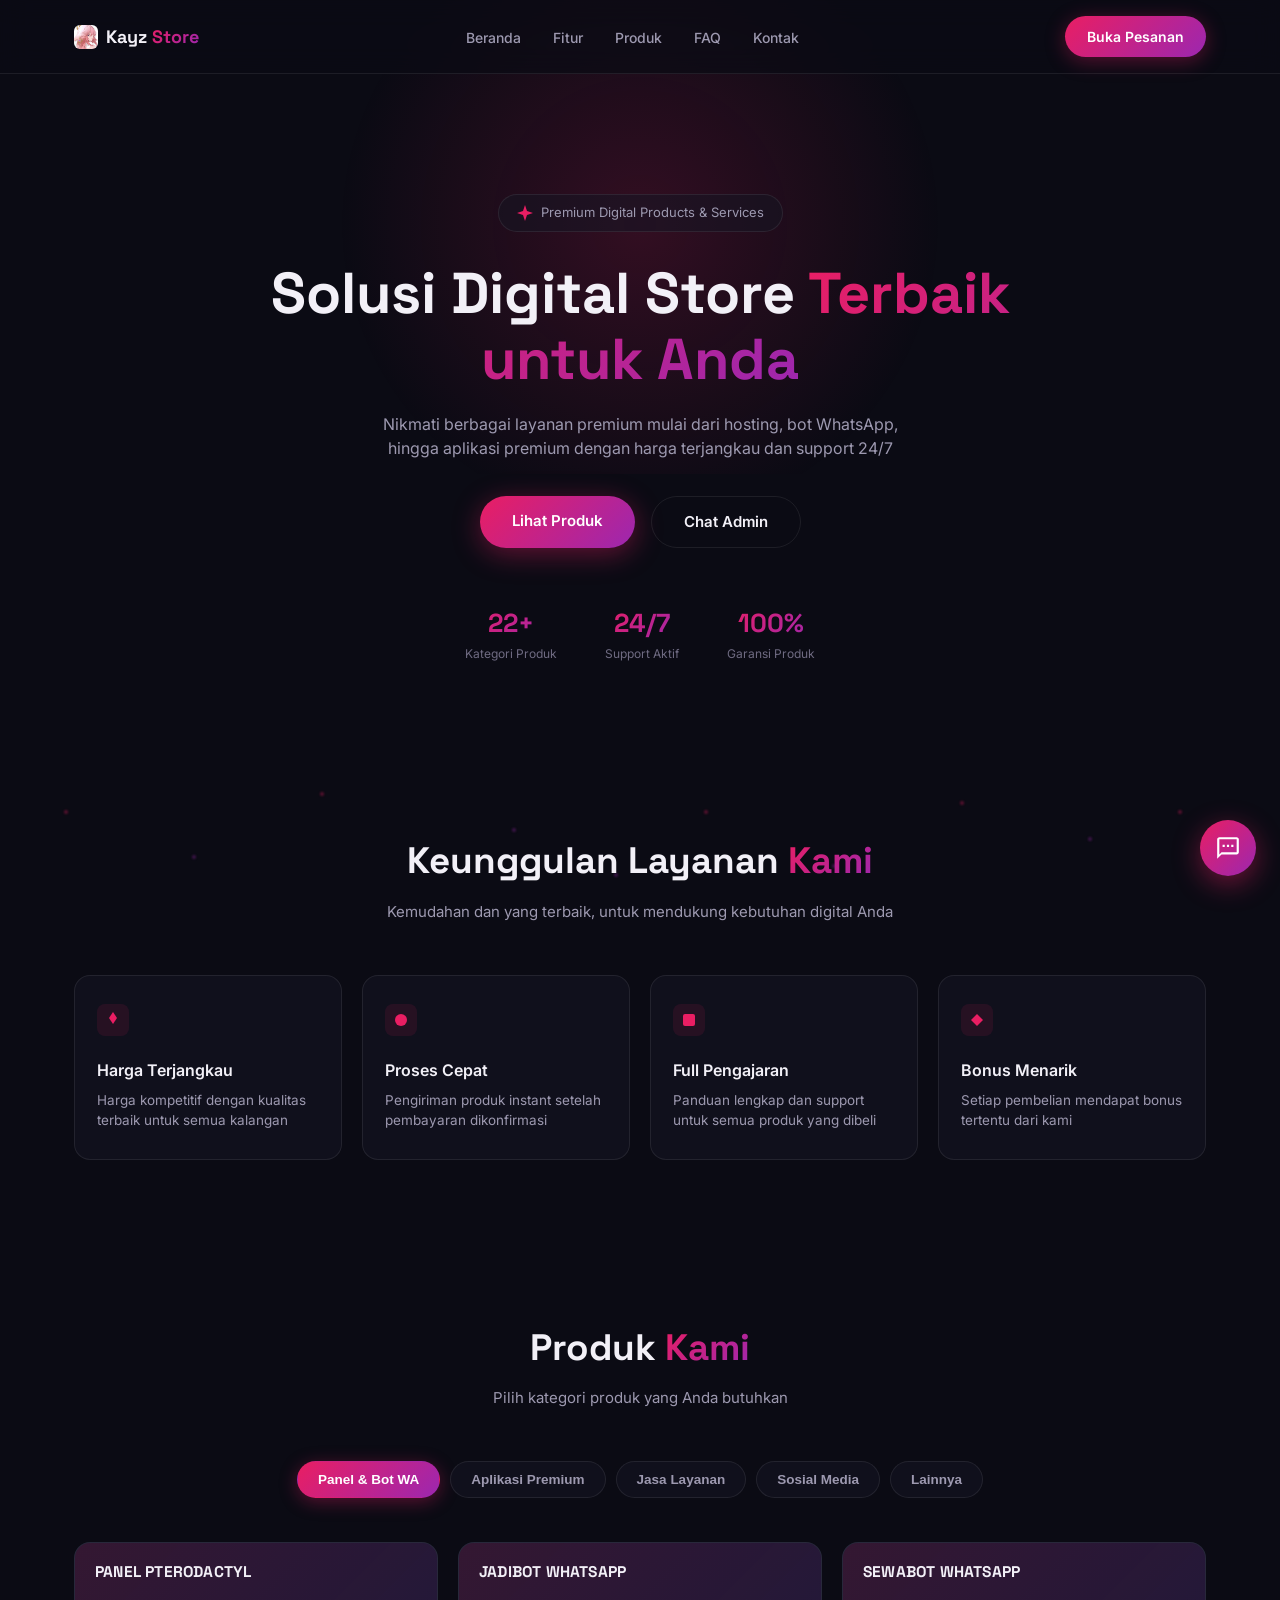
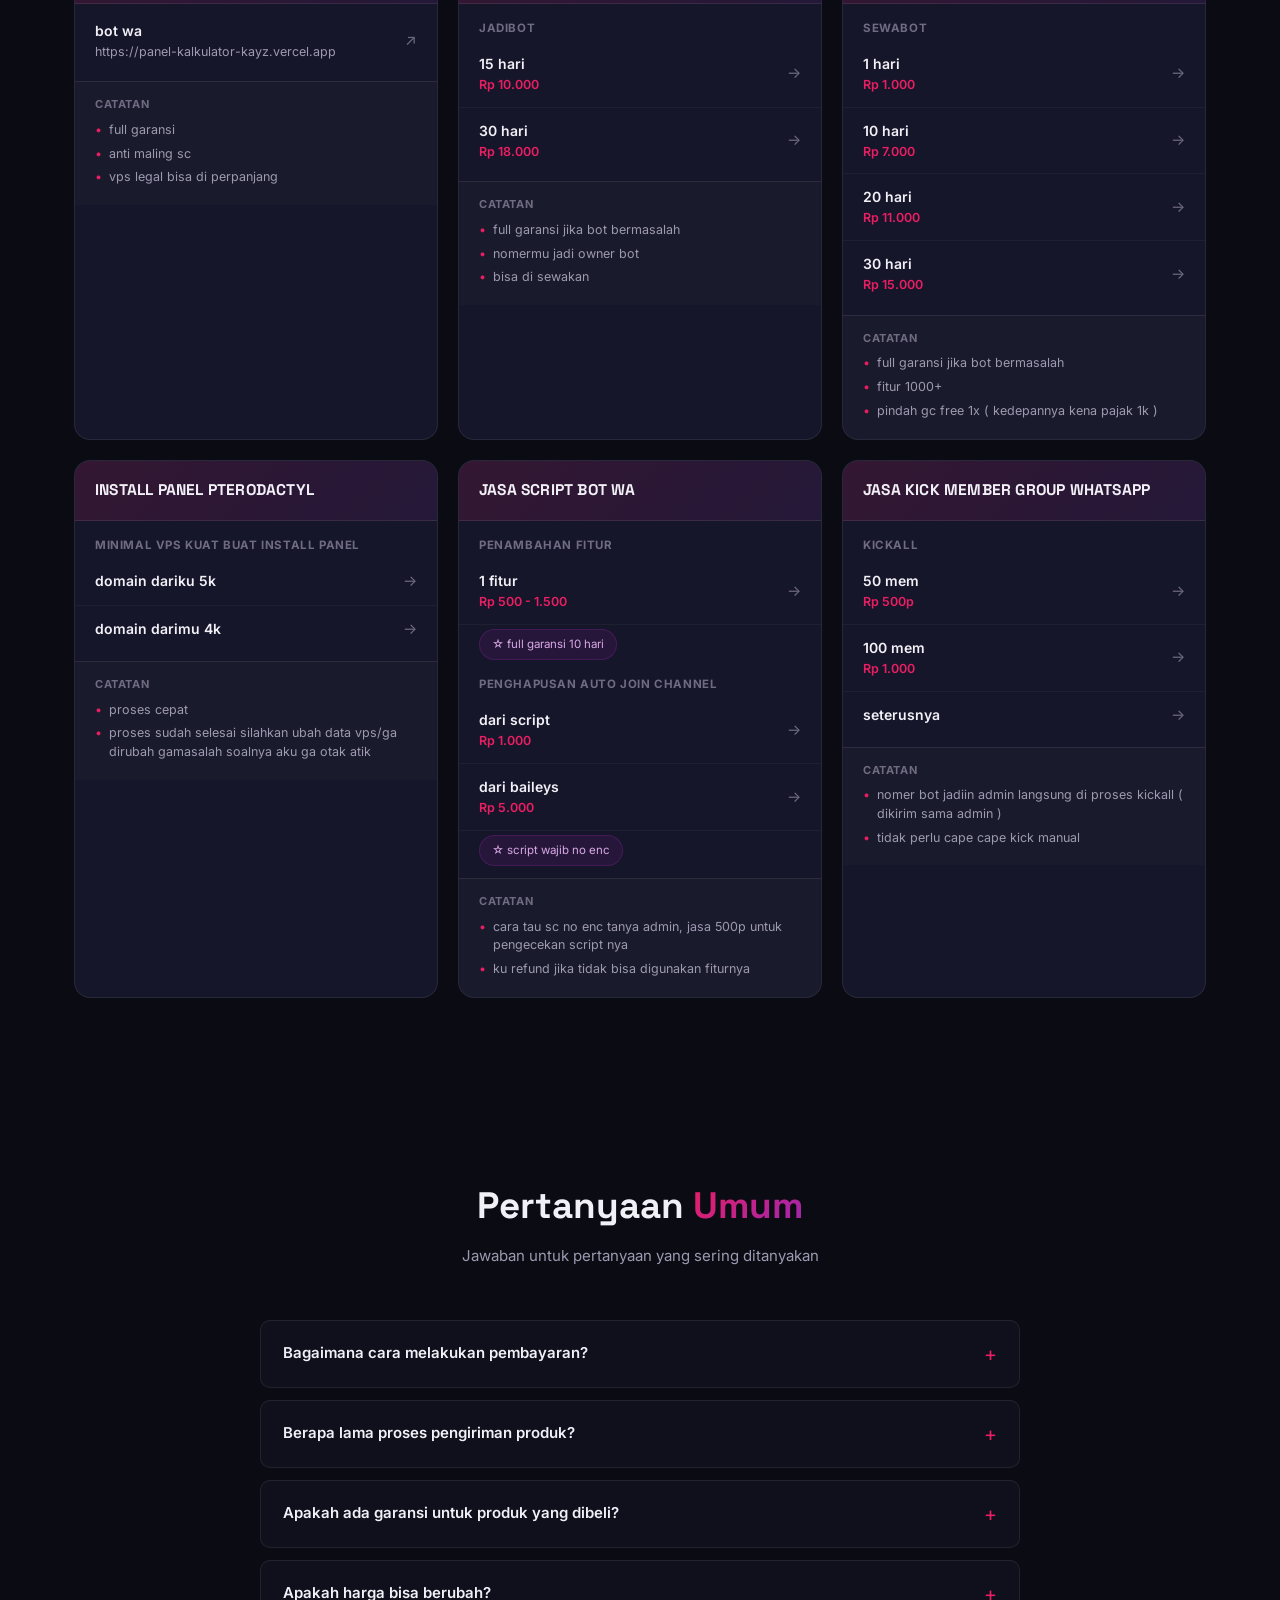
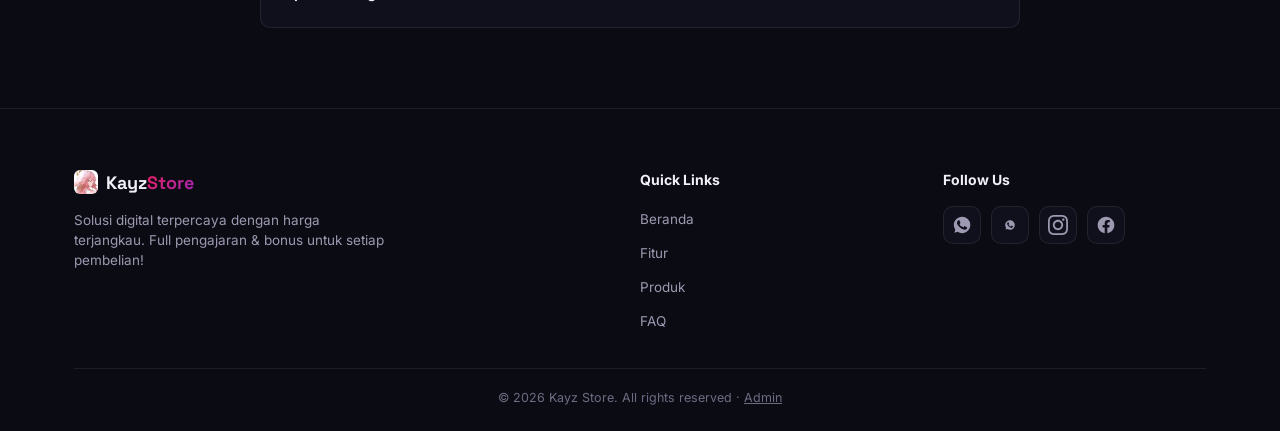
<file: index.html>
<!DOCTYPE html>
<html lang="id">
<head>
    <meta charset="UTF-8">
    <meta name="viewport" content="width=device-width, initial-scale=1.0">
    <title>Kayz Store - Premium Digital Store</title>
    <link rel="stylesheet" href="style.css">
    <link rel="preconnect" href="https://fonts.googleapis.com">
    <link rel="preconnect" href="https://fonts.gstatic.com" crossorigin>
    <link href="https://fonts.googleapis.com/css2?family=Inter:wght@300;400;500;600;700;800&family=Space+Grotesk:wght@500;600;700&display=swap" rel="stylesheet">
</head>
<body>
    <!-- Animated Background Particles -->
    <div class="particles-container">
        <div class="particle"></div>
        <div class="particle"></div>
        <div class="particle"></div>
        <div class="particle"></div>
        <div class="particle"></div>
        <div class="particle"></div>
        <div class="particle"></div>
        <div class="particle"></div>
        <div class="particle"></div>
        <div class="particle"></div>
    </div>

    <!-- Navigation -->
    <nav class="navbar">
        <div class="container">
            <div class="nav-content">
                <div class="logo">
                    <img src="kayz.png" alt="Kayz Store" class="logo-img" onerror="this.style.display='none'; this.nextElementSibling.style.display='inline-block';">
                    <svg width="20" height="20" viewBox="0 0 20 20" fill="none" style="display:none;">
                        <rect width="20" height="20" rx="4" fill="url(#gradient1)"/>
                        <defs>
                            <linearGradient id="gradient1" x1="0" y1="0" x2="20" y2="20">
                                <stop offset="0%" stop-color="#E91E63"/>
                                <stop offset="100%" stop-color="#9C27B0"/>
                            </linearGradient>
                        </defs>
                    </svg>
                    <span>Kayz <span class="logo-gradient">Store</span></span>
                </div>
                <ul class="nav-menu">
                    <li><a href="#beranda">Beranda</a></li>
                    <li><a href="#fitur">Fitur</a></li>
                    <li><a href="#produk">Produk</a></li>
                    <li><a href="#faq">FAQ</a></li>
                    <li><a href="#kontak">Kontak</a></li>
                </ul>
                <a href="#produk" class="btn-primary">Buka Pesanan</a>
                <button class="nav-toggle" aria-label="Menu"><span></span><span></span><span></span></button>
            </div>
        </div>
    </nav>

    <!-- Hero Section -->
    <section class="hero" id="beranda">
        <div class="container">
            <div class="hero-content">
                <div class="badge">
                    <svg width="16" height="16" viewBox="0 0 16 16" fill="none">
                        <path d="M8 0L10 6L16 8L10 10L8 16L6 10L0 8L6 6L8 0Z" fill="#E91E63"/>
                    </svg>
                    <span>Premium Digital Products & Services</span>
                </div>
                <h1 class="hero-title">
                    Solusi Digital Store <span class="gradient-text">Terbaik untuk Anda</span>
                </h1>
                <p class="hero-description">
                    Nikmati berbagai layanan premium mulai dari hosting, bot WhatsApp,
                    hingga aplikasi premium dengan harga terjangkau dan support 24/7
                </p>
                <div class="hero-actions">
                    <a href="#produk" class="btn-hero">Lihat Produk</a>
                    <a href="https://wa.me/6285126053305" target="_blank" class="btn-hero-outline" id="chatAdminBtn">Chat Admin</a>
                </div>
                <div class="hero-stats">
                    <div class="hero-stat"><span class="hero-stat-num">22+</span><span class="hero-stat-label">Kategori Produk</span></div>
                    <div class="hero-stat"><span class="hero-stat-num">24/7</span><span class="hero-stat-label">Support Aktif</span></div>
                    <div class="hero-stat"><span class="hero-stat-num">100%</span><span class="hero-stat-label">Garansi Produk</span></div>
                </div>
            </div>
        </div>
    </section>

    <!-- Features Section -->
    <section class="features" id="fitur">
        <div class="container">
            <div class="section-header">
                <h2>Keunggulan Layanan <span class="gradient-text">Kami</span></h2>
                <p>Kemudahan dan yang terbaik, untuk mendukung kebutuhan digital Anda</p>
            </div>
            <div class="features-grid">
                <div class="feature-card">
                    <div class="feature-icon">
                        <svg width="32" height="32" viewBox="0 0 32 32" fill="none">
                            <rect width="32" height="32" rx="8" fill="rgba(233, 30, 99, 0.1)"/>
                            <path d="M16 8L20 14L16 20L12 14L16 8Z" fill="#E91E63"/>
                        </svg>
                    </div>
                    <h3>Harga Terjangkau</h3>
                    <p>Harga kompetitif dengan kualitas terbaik untuk semua kalangan</p>
                </div>
                <div class="feature-card">
                    <div class="feature-icon">
                        <svg width="32" height="32" viewBox="0 0 32 32" fill="none">
                            <rect width="32" height="32" rx="8" fill="rgba(233, 30, 99, 0.1)"/>
                            <circle cx="16" cy="16" r="6" fill="#E91E63"/>
                        </svg>
                    </div>
                    <h3>Proses Cepat</h3>
                    <p>Pengiriman produk instant setelah pembayaran dikonfirmasi</p>
                </div>
                <div class="feature-card">
                    <div class="feature-icon">
                        <svg width="32" height="32" viewBox="0 0 32 32" fill="none">
                            <rect width="32" height="32" rx="8" fill="rgba(233, 30, 99, 0.1)"/>
                            <rect x="10" y="10" width="12" height="12" rx="2" fill="#E91E63"/>
                        </svg>
                    </div>
                    <h3>Full Pengajaran</h3>
                    <p>Panduan lengkap dan support untuk semua produk yang dibeli</p>
                </div>
                <div class="feature-card">
                    <div class="feature-icon">
                        <svg width="32" height="32" viewBox="0 0 32 32" fill="none">
                            <rect width="32" height="32" rx="8" fill="rgba(233, 30, 99, 0.1)"/>
                            <path d="M16 10L22 16L16 22L10 16L16 10Z" fill="#E91E63"/>
                        </svg>
                    </div>
                    <h3>Bonus Menarik</h3>
                    <p>Setiap pembelian mendapat bonus tertentu dari kami</p>
                </div>
            </div>
        </div>
    </section>

    <!-- Products Section -->
    <section class="packages" id="produk">
        <div class="container">
            <div class="section-header">
                <h2>Produk <span class="gradient-text">Kami</span></h2>
                <p>Pilih kategori produk yang Anda butuhkan</p>
            </div>
            <div class="package-tabs" id="packageTabs"></div>
            <div id="packageContents"></div>
        </div>
    </section>

    <!-- FAQ Section -->
    <section class="faq" id="faq">
        <div class="container">
            <div class="section-header">
                <h2>Pertanyaan <span class="gradient-text">Umum</span></h2>
                <p>Jawaban untuk pertanyaan yang sering ditanyakan</p>
            </div>
            <div class="faq-list">
                <div class="faq-item">
                    <div class="faq-question">
                        <h3>Bagaimana cara melakukan pembayaran?</h3>
                        <span class="faq-icon">+</span>
                    </div>
                    <div class="faq-answer">
                        <p>Pilih produk yang Anda inginkan, lalu klik untuk menghubungi admin via WhatsApp. Admin akan membantu proses pembayaran dan konfirmasi.</p>
                    </div>
                </div>
                <div class="faq-item">
                    <div class="faq-question">
                        <h3>Berapa lama proses pengiriman produk?</h3>
                        <span class="faq-icon">+</span>
                    </div>
                    <div class="faq-answer">
                        <p>Produk akan dikirim maksimal 5-10 menit setelah pembayaran dikonfirmasi oleh admin kami.</p>
                    </div>
                </div>
                <div class="faq-item">
                    <div class="faq-question">
                        <h3>Apakah ada garansi untuk produk yang dibeli?</h3>
                        <span class="faq-icon">+</span>
                    </div>
                    <div class="faq-answer">
                        <p>Ya, sebagian besar produk kami bergaransi sesuai ketentuan masing-masing kategori. Cek catatan pada tiap produk atau tanyakan langsung ke admin.</p>
                    </div>
                </div>
                <div class="faq-item">
                    <div class="faq-question">
                        <h3>Apakah harga bisa berubah?</h3>
                        <span class="faq-icon">+</span>
                    </div>
                    <div class="faq-answer">
                        <p>Harga dapat berubah sewaktu-waktu tergantung produk, terutama untuk layanan sosial media. Konfirmasi harga terbaru ke admin sebelum order.</p>
                    </div>
                </div>
            </div>
        </div>
    </section>

    <!-- Footer -->
    <footer class="footer" id="kontak">
        <div class="container">
            <div class="footer-content">
                <div class="footer-brand">
                    <div class="logo">
                        <img src="kayz.png" alt="Kayz Store" class="logo-img" onerror="this.style.display='none'; this.nextElementSibling.style.display='inline-block';">
                        <svg width="20" height="20" viewBox="0 0 20 20" fill="none" style="display:none;">
                            <rect width="20" height="20" rx="4" fill="url(#gradient2)"/>
                            <defs>
                                <linearGradient id="gradient2" x1="0" y1="0" x2="20" y2="20">
                                    <stop offset="0%" stop-color="#E91E63"/>
                                    <stop offset="100%" stop-color="#9C27B0"/>
                                </linearGradient>
                            </defs>
                        </svg>
                        <span>Kayz<span class="logo-gradient">Store</span></span>
                    </div>
                    <p>Solusi digital terpercaya dengan harga terjangkau. Full pengajaran & bonus untuk setiap pembelian!</p>
                </div>
                <div class="footer-links">
                    <h4>Quick Links</h4>
                    <ul>
                        <li><a href="#beranda">Beranda</a></li>
                        <li><a href="#fitur">Fitur</a></li>
                        <li><a href="#produk">Produk</a></li>
                        <li><a href="#faq">FAQ</a></li>
                    </ul>
                </div>
                <div class="footer-social">
                    <h4>Follow Us</h4>
                    <div class="social-icons">
                        <a href="https://chat.whatsapp.com/I9DUXOoc1FvH24FId8faBN?s=cl&p=a&mlu=0&ilr=0" target="_blank" aria-label="WhatsApp Group" id="waGroupLink">
                            <svg width="20" height="20" viewBox="0 0 24 24" fill="currentColor">
                                <path d="M17.472 14.382c-.297-.149-1.758-.867-2.03-.967-.273-.099-.471-.148-.67.15-.197.297-.767.966-.94 1.164-.173.199-.347.223-.644.075-.297-.15-1.255-.463-2.39-1.475-.883-.788-1.48-1.761-1.653-2.059-.173-.297-.018-.458.13-.606.134-.133.298-.347.446-.52.149-.174.198-.298.298-.497.099-.198.05-.371-.025-.52-.075-.149-.669-1.612-.916-2.207-.242-.579-.487-.5-.669-.51-.173-.008-.371-.01-.57-.01-.198 0-.52.074-.792.372-.272.297-1.04 1.016-1.04 2.479 0 1.462 1.065 2.875 1.213 3.074.149.198 2.096 3.2 5.077 4.487.709.306 1.262.489 1.694.625.712.227 1.36.195 1.871.118.571-.085 1.758-.719 2.006-1.413.248-.694.248-1.289.173-1.413-.074-.124-.272-.198-.57-.347m-5.421 7.403h-.004a9.87 9.87 0 01-5.031-1.378l-.361-.214-3.741.982.998-3.648-.235-.374a9.86 9.86 0 01-1.51-5.26c.001-5.45 4.436-9.884 9.888-9.884 2.64 0 5.122 1.03 6.988 2.898a9.825 9.825 0 012.893 6.994c-.003 5.45-4.437 9.884-9.885 9.884"/>
                            </svg>
                        </a>
                        <a href="https://whatsapp.com/channel/0029Vb7Em7NJf05UUeH4sx1y" target="_blank" aria-label="WhatsApp Channel" id="waChannelLink">
                            <svg width="20" height="20" viewBox="0 0 24 24" fill="currentColor">
                                <path d="M12.031 6.172c-3.181 0-5.767 2.586-5.768 5.766-.001 1.298.38 2.27 1.019 3.287l-.582 2.128 2.182-.573c.99.588 1.945.94 3.14.94 3.181 0 5.767-2.587 5.768-5.766.001-3.187-2.567-5.782-5.759-5.782zm3.397 8.24c-.144.407-.834.834-1.163.882-.298.043-.674.061-1.086-.068-.25-.079-.573-.185-.985-.362-1.733-.749-2.865-2.492-2.951-2.607-.086-.116-.706-.938-.706-1.79 0-.851.446-1.269.604-1.443.159-.174.346-.217.462-.217.116 0 .231.001.332.006.106.005.249-.04.39.298.144.347.489 1.198.531 1.285.043.087.072.19.014.306-.058.116-.086.188-.173.29-.086.101-.181.226-.259.303-.086.087-.176.181-.076.354.101.174.448.74.962 1.198.66.589 1.217.771 1.39.858.174.087.276.072.377-.043.101-.116.435-.508.551-.682.116-.174.231-.145.39-.087.159.058 1.011.477 1.184.564.174.087.29.13.332.203.043.072.043.42-.101.827z"/>
                            </svg>
                        </a>
                        <a href="https://www.instagram.com/kayzsthah?igsh=YW1jcndnd2J0ajhm" target="_blank" aria-label="Instagram" id="igLink">
                            <svg width="20" height="20" viewBox="0 0 24 24" fill="currentColor">
                                <path d="M12 0C8.74 0 8.333.015 7.053.072 5.775.132 4.905.333 4.14.63c-.789.306-1.459.717-2.126 1.384S.935 3.35.63 4.14C.333 4.905.131 5.775.072 7.053.012 8.333 0 8.74 0 12s.015 3.667.072 4.947c.06 1.277.261 2.148.558 2.913.306.788.717 1.459 1.384 2.126.667.666 1.336 1.079 2.126 1.384.766.296 1.636.499 2.913.558C8.333 23.988 8.74 24 12 24s3.667-.015 4.947-.072c1.277-.06 2.148-.262 2.913-.558.788-.306 1.459-.718 2.126-1.384.666-.667 1.079-1.335 1.384-2.126.296-.765.499-1.636.558-2.913.06-1.28.072-1.687.072-4.947s-.015-3.667-.072-4.947c-.06-1.277-.262-2.149-.558-2.913-.306-.789-.718-1.459-1.384-2.126C21.319 1.347 20.651.935 19.86.63c-.765-.297-1.636-.499-2.913-.558C15.667.012 15.26 0 12 0zm0 2.16c3.203 0 3.585.016 4.85.071 1.17.055 1.805.249 2.227.415.562.217.96.477 1.382.896.419.42.679.819.896 1.381.164.422.36 1.057.413 2.227.057 1.266.07 1.646.07 4.85s-.015 3.585-.074 4.85c-.061 1.17-.256 1.805-.421 2.227-.224.562-.479.96-.899 1.382-.419.419-.824.679-1.38.896-.42.164-1.065.36-2.235.413-1.274.057-1.649.07-4.859.07-3.211 0-3.586-.015-4.859-.074-1.171-.061-1.816-.256-2.236-.421-.569-.224-.96-.479-1.379-.899-.421-.419-.69-.824-.9-1.38-.165-.42-.359-1.065-.42-2.235-.045-1.26-.061-1.649-.061-4.844 0-3.196.016-3.586.061-4.861.061-1.17.255-1.814.42-2.234.21-.57.479-.96.9-1.381.419-.419.81-.689 1.379-.898.42-.166 1.051-.361 2.221-.421 1.275-.045 1.65-.06 4.859-.06l.045.03zm0 3.678c-3.405 0-6.162 2.76-6.162 6.162 0 3.405 2.76 6.162 6.162 6.162 3.405 0 6.162-2.76 6.162-6.162 0-3.405-2.76-6.162-6.162-6.162zM12 16c-2.21 0-4-1.79-4-4s1.79-4 4-4 4 1.79 4 4-1.79 4-4 4zm7.846-10.405c0 .795-.646 1.44-1.44 1.44-.795 0-1.44-.646-1.44-1.44 0-.794.646-1.439 1.44-1.439.793-.001 1.44.645 1.44 1.439z"/>
                            </svg>
                        </a>
                        <a href="https://www.facebook.com/share/1BV1NqNZXT/" target="_blank" aria-label="Facebook" id="fbLink">
                            <svg width="20" height="20" viewBox="0 0 24 24" fill="currentColor">
                                <path d="M22 12c0-5.523-4.477-10-10-10S2 6.477 2 12c0 4.991 3.657 9.128 8.438 9.878v-6.987h-2.54V12h2.54V9.797c0-2.506 1.492-3.89 3.777-3.89 1.094 0 2.238.195 2.238.195v2.46h-1.26c-1.243 0-1.63.771-1.63 1.562V12h2.773l-.443 2.891h-2.33v6.987C18.343 21.128 22 16.991 22 12z"/>
                            </svg>
                        </a>
                    </div>
                </div>
            </div>
            <div class="footer-bottom">
                <p>&copy; 2026 Kayz Store. All rights reserved · <a href="admin.html" class="admin-link">Admin</a></p>
            </div>
        </div>
    </footer>

    <!-- Payment Modal -->
    <div id="paymentModal" class="modal">
        <div class="modal-content">
            <span class="modal-close" onclick="closePaymentModal()">&times;</span>
            <div class="modal-header">
                <h3 id="productName">Nama Produk</h3>
                <p id="productPrice">Silakan hubungi kami untuk melanjutkan</p>
            </div>
            <a id="waModalBtn" href="https://wa.me/6285126053305" target="_blank" class="whatsapp-btn" style="margin-top:20px;">
                💬 Hubungi via WhatsApp
            </a>
        </div>
    </div>

    <!-- Floating Chat Owner Button -->
    <div class="chat-owner-container">
        <div class="chat-options">
            <a href="https://wa.me/6285126053305" target="_blank" class="chat-option whatsapp" id="floatWaBtn">
                <svg viewBox="0 0 24 24">
                    <path d="M17.472 14.382c-.297-.149-1.758-.867-2.03-.967-.273-.099-.471-.148-.67.15-.197.297-.767.966-.94 1.164-.173.199-.347.223-.644.075-.297-.15-1.255-.463-2.39-1.475-.883-.788-1.48-1.761-1.653-2.059-.173-.297-.018-.458.13-.606.134-.133.298-.347.446-.52.149-.174.198-.298.298-.497.099-.198.05-.371-.025-.52-.075-.149-.669-1.612-.916-2.207-.242-.579-.487-.5-.669-.51-.173-.008-.371-.01-.57-.01-.198 0-.52.074-.792.372-.272.297-1.04 1.016-1.04 2.479 0 1.462 1.065 2.875 1.213 3.074.149.198 2.096 3.2 5.077 4.487.709.306 1.262.489 1.694.625.712.227 1.36.195 1.871.118.571-.085 1.758-.719 2.006-1.413.248-.694.248-1.289.173-1.413-.074-.124-.272-.198-.57-.347m-5.421 7.403h-.004a9.87 9.87 0 01-5.031-1.378l-.361-.214-3.741.982.998-3.648-.235-.374a9.86 9.86 0 01-1.51-5.26c.001-5.45 4.436-9.884 9.888-9.884 2.64 0 5.122 1.03 6.988 2.898a9.825 9.825 0 012.893 6.994c-.003 5.45-4.437 9.884-9.885 9.884m8.413-18.297A11.815 11.815 0 0012.05 0C5.495 0 .16 5.335.157 11.892c0 2.096.547 4.142 1.588 5.945L.057 24l6.305-1.654a11.882 11.882 0 005.683 1.448h.005c6.554 0 11.89-5.335 11.893-11.893a11.821 11.821 0 00-3.48-8.413Z"/>
                </svg>
                WhatsApp
            </a>
            <a href="https://t.me/UsKayz" target="_blank" class="chat-option telegram" id="floatTgBtn">
                <svg viewBox="0 0 24 24">
                    <path d="M11.944 0A12 12 0 0 0 0 12a12 12 0 0 0 12 12 12 12 0 0 0 12-12A12 12 0 0 0 12 0a12 12 0 0 0-.056 0zm4.962 7.224c.1-.002.321.023.465.14a.506.506 0 0 1 .171.325c.016.093.036.306.02.472-.18 1.898-.962 6.502-1.36 8.627-.168.9-.499 1.201-.82 1.23-.696.065-1.225-.46-1.9-.902-1.056-.693-1.653-1.124-2.678-1.8-1.185-.78-.417-1.21.258-1.91.177-.184 3.247-2.977 3.307-3.23.007-.032.014-.15-.056-.212s-.174-.041-.249-.024c-.106.024-1.793 1.14-5.061 3.345-.48.33-.913.49-1.302.48-.428-.008-1.252-.241-1.865-.44-.752-.245-1.349-.374-1.297-.789.027-.216.325-.437.893-.663 3.498-1.524 5.83-2.529 6.998-3.014 3.332-1.386 4.025-1.627 4.476-1.635z"/>
                </svg>
                Telegram
            </a>
        </div>
        <button class="chat-owner-btn" aria-label="Chat Owner">
            <svg viewBox="0 0 24 24">
                <path d="M20 2H4c-1.1 0-2 .9-2 2v18l4-4h14c1.1 0 2-.9 2-2V4c0-1.1-.9-2-2-2zm0 14H6l-2 2V4h16v12z"/>
                <path d="M7 9h2v2H7zm4 0h2v2h-2zm4 0h2v2h-2z"/>
            </svg>
        </button>
    </div>

    <script src="data.js"></script>
    <script src="script.js"></script>
</body>
</html>
</file>
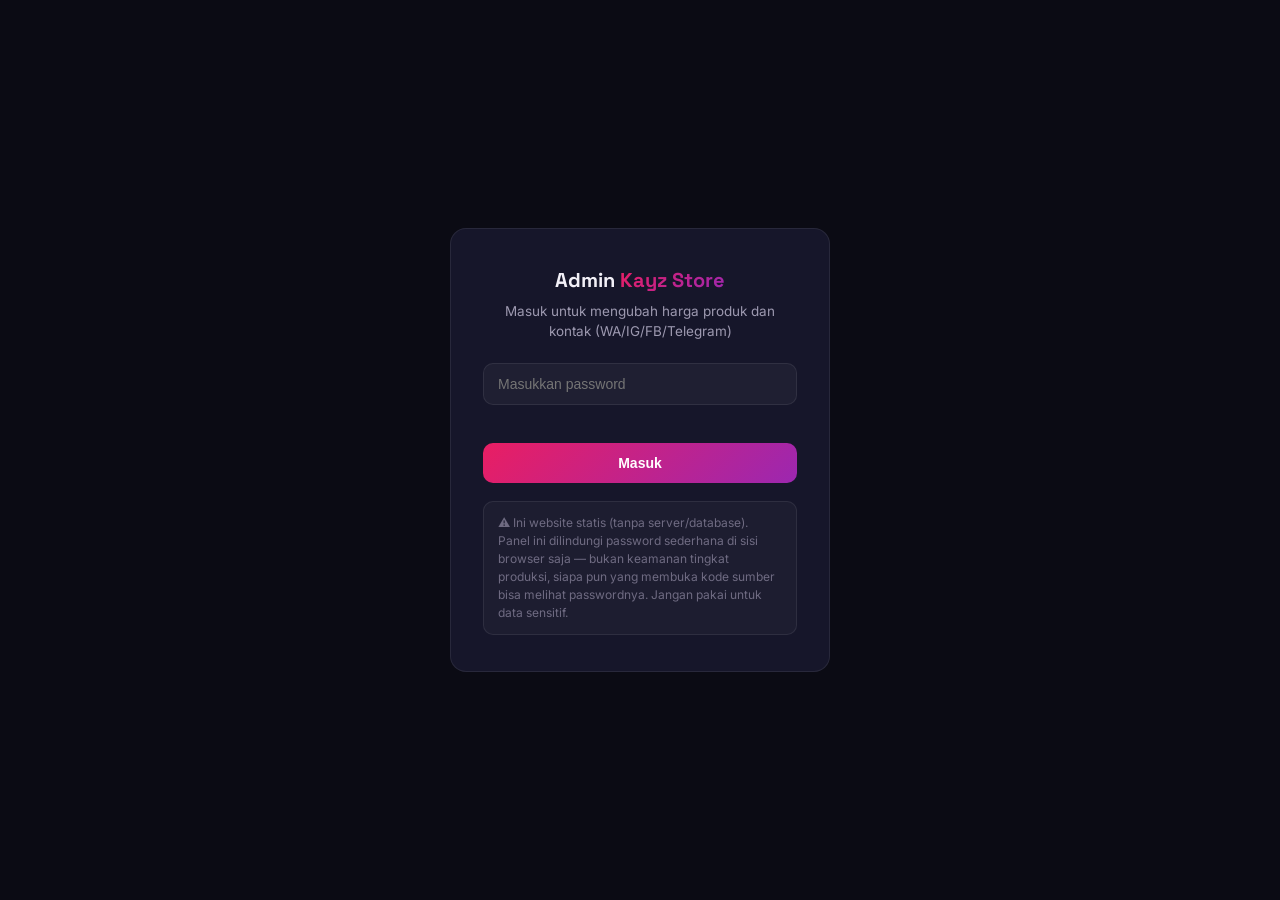
<file: admin.html>
<!DOCTYPE html>
<html lang="id">
<head>
    <meta charset="UTF-8">
    <meta name="viewport" content="width=device-width, initial-scale=1.0">
    <title>Admin - Kayz Store</title>
    <meta name="robots" content="noindex, nofollow">
    <link rel="stylesheet" href="style.css">
    <link rel="preconnect" href="https://fonts.googleapis.com">
    <link rel="preconnect" href="https://fonts.gstatic.com" crossorigin>
    <link href="https://fonts.googleapis.com/css2?family=Inter:wght@300;400;500;600;700;800&family=Space+Grotesk:wght@500;600;700&display=swap" rel="stylesheet">
</head>
<body class="admin-body">

    <!-- Login screen -->
    <div class="admin-login-card" id="loginCard">
        <h1>Admin <span class="gradient-text">Kayz Store</span></h1>
        <p>Masuk untuk mengubah harga produk dan kontak (WA/IG/FB/Telegram)</p>
        <input type="password" id="passwordInput" class="admin-input" placeholder="Masukkan password">
        <div class="admin-error" id="loginError"></div>
        <button class="admin-btn" id="loginBtn">Masuk</button>
        <div class="admin-note">
            ⚠️ Ini website statis (tanpa server/database). Panel ini dilindungi password sederhana di sisi browser saja — bukan keamanan tingkat produksi, siapa pun yang membuka kode sumber bisa melihat passwordnya. Jangan pakai untuk data sensitif.
        </div>
    </div>

    <!-- Dashboard -->
    <div class="admin-shell" id="adminShell">
        <div class="admin-header">
            <h1>Kelola <span class="gradient-text">Kayz Store</span></h1>
            <div class="admin-header-actions">
                <a href="index.html" class="admin-btn secondary" style="width:auto;padding:10px 18px;font-size:13px;">Lihat Website</a>
                <button class="admin-btn secondary" id="logoutBtn" style="width:auto;">Keluar</button>
            </div>
        </div>

        <div class="admin-status success" id="statusMsg"></div>

        <div class="admin-note" style="margin-bottom:20px;">
            Cara pakai: ubah data di bawah lalu klik <strong>Simpan &amp; Preview</strong> untuk melihat perubahan langsung di browser ini (index.html akan membaca data ini otomatis). Karena situs ini statis, perubahan tadi <strong>hanya tersimpan di browser ini</strong>. Supaya semua pengunjung melihat perubahan yang sama, klik <strong>Download data.js</strong> lalu upload file itu ke hosting kamu, timpa file <code>data.js</code> yang lama.
        </div>

        <!-- Contact section -->
        <div class="admin-section">
            <h2>Kontak & Sosial Media</h2>
            <div class="admin-field-row">
                <div class="admin-field">
                    <label>Nomor WhatsApp Admin (format 62xxxxxxxxxx)</label>
                    <input type="text" class="admin-input" id="contactWhatsapp">
                </div>
                <div class="admin-field">
                    <label>Link Telegram</label>
                    <input type="text" class="admin-input" id="contactTelegram">
                </div>
                <div class="admin-field">
                    <label>Link Instagram</label>
                    <input type="text" class="admin-input" id="contactInstagram">
                </div>
                <div class="admin-field">
                    <label>Link Facebook</label>
                    <input type="text" class="admin-input" id="contactFacebook">
                </div>
                <div class="admin-field">
                    <label>Link Grup WhatsApp</label>
                    <input type="text" class="admin-input" id="contactWaGroup">
                </div>
                <div class="admin-field">
                    <label>Link Channel WhatsApp</label>
                    <input type="text" class="admin-input" id="contactWaChannel">
                </div>
            </div>
        </div>

        <!-- Products section (filled by JS) -->
        <div id="productsSections"></div>

        <div class="admin-section" style="position:sticky; bottom:16px;">
            <div style="display:flex; gap:12px; flex-wrap:wrap;">
                <button class="admin-btn" id="saveBtn" style="width:auto; padding:12px 24px;">💾 Simpan & Preview</button>
                <button class="admin-btn secondary" id="downloadBtn" style="width:auto; padding:12px 24px;">⬇️ Download data.js</button>
                <button class="admin-btn danger" id="resetBtn" style="width:auto; padding:12px 24px;">↺ Reset ke Default</button>
            </div>
        </div>
    </div>

    <script src="data.js"></script>
    <script src="admin.js"></script>
</body>
</html>
</file>
<file: style.css>
/* ===== Kayz Store — Stylesheet ===== */

:root {
  --pink: #E91E63;
  --purple: #9C27B0;
  --gradient: linear-gradient(135deg, var(--pink), var(--purple));
  --bg: #0b0b14;
  --bg-alt: #12121e;
  --surface: #16162590;
  --surface-solid: #16162a;
  --border: rgba(255, 255, 255, 0.08);
  --text: #f2f0f7;
  --text-dim: #9d99b0;
  --text-dimmer: #6f6b82;
  --radius: 16px;
  --radius-sm: 10px;
  --shadow-glow: 0 0 40px rgba(233, 30, 99, 0.15);
}

* { margin: 0; padding: 0; box-sizing: border-box; }

html { scroll-behavior: smooth; }

body {
  font-family: 'Inter', -apple-system, sans-serif;
  background: var(--bg);
  color: var(--text);
  overflow-x: hidden;
  line-height: 1.5;
}

.container {
  max-width: 1180px;
  margin: 0 auto;
  padding: 0 24px;
}

.gradient-text {
  background: var(--gradient);
  -webkit-background-clip: text;
  background-clip: text;
  color: transparent;
}

a { text-decoration: none; color: inherit; }
ul { list-style: none; }

/* ===== Particles ===== */
.particles-container {
  position: fixed;
  inset: 0;
  z-index: 0;
  pointer-events: none;
  overflow: hidden;
}

.particle {
  position: absolute;
  width: 4px;
  height: 4px;
  border-radius: 50%;
  background: var(--pink);
  opacity: 0.35;
  filter: blur(1px);
  animation: float-particle 18s linear infinite;
}

.particle:nth-child(1) { left: 5%; top: 90%; animation-delay: 0s; background: var(--pink); }
.particle:nth-child(2) { left: 15%; top: 95%; animation-delay: 1.5s; background: var(--purple); }
.particle:nth-child(3) { left: 25%; top: 88%; animation-delay: 3s; background: var(--pink); }
.particle:nth-child(4) { left: 40%; top: 92%; animation-delay: 4.5s; background: var(--purple); }
.particle:nth-child(5) { left: 55%; top: 90%; animation-delay: 6s; background: var(--pink); }
.particle:nth-child(6) { left: 65%; top: 96%; animation-delay: 7.5s; background: var(--purple); }
.particle:nth-child(7) { left: 75%; top: 89%; animation-delay: 9s; background: var(--pink); }
.particle:nth-child(8) { left: 85%; top: 93%; animation-delay: 10.5s; background: var(--purple); }
.particle:nth-child(9) { left: 92%; top: 90%; animation-delay: 12s; background: var(--pink); }
.particle:nth-child(10) { left: 48%; top: 97%; animation-delay: 13.5s; background: var(--purple); }

@keyframes float-particle {
  0% { transform: translateY(0) scale(1); opacity: 0; }
  10% { opacity: 0.35; }
  90% { opacity: 0.35; }
  100% { transform: translateY(-100vh) scale(0.5); opacity: 0; }
}

/* ===== Navbar ===== */
.navbar {
  position: sticky;
  top: 0;
  z-index: 100;
  background: rgba(11, 11, 20, 0.75);
  backdrop-filter: blur(14px);
  border-bottom: 1px solid var(--border);
}

.nav-content {
  display: flex;
  align-items: center;
  justify-content: space-between;
  padding: 16px 0;
  gap: 24px;
}

.logo {
  display: flex;
  align-items: center;
  gap: 8px;
  font-weight: 700;
  font-size: 18px;
  font-family: 'Space Grotesk', sans-serif;
  white-space: nowrap;
}

.logo-img { width: 24px; height: 24px; border-radius: 6px; object-fit: cover; }
.logo-gradient {
  background: var(--gradient);
  -webkit-background-clip: text;
  background-clip: text;
  color: transparent;
}

.nav-menu {
  display: flex;
  gap: 32px;
  flex: 1;
  justify-content: center;
}

.nav-menu a {
  color: var(--text-dim);
  font-size: 14px;
  font-weight: 500;
  transition: color 0.2s;
  position: relative;
}

.nav-menu a:hover { color: var(--text); }

.btn-primary {
  background: var(--gradient);
  color: #fff;
  padding: 10px 22px;
  border-radius: 999px;
  font-size: 14px;
  font-weight: 600;
  white-space: nowrap;
  box-shadow: 0 4px 20px rgba(233, 30, 99, 0.35);
  transition: transform 0.2s, box-shadow 0.2s;
}

.btn-primary:hover { transform: translateY(-2px); box-shadow: 0 6px 26px rgba(233, 30, 99, 0.5); }

.nav-toggle {
  display: none;
  flex-direction: column;
  gap: 4px;
  background: none;
  border: none;
  cursor: pointer;
  padding: 4px;
}
.nav-toggle span { width: 22px; height: 2px; background: var(--text); border-radius: 2px; }

/* ===== Hero ===== */
.hero {
  position: relative;
  padding: 120px 0 90px;
  z-index: 1;
  text-align: center;
}

.hero::before {
  content: '';
  position: absolute;
  top: -100px;
  left: 50%;
  transform: translateX(-50%);
  width: 700px;
  height: 500px;
  background: radial-gradient(circle, rgba(233, 30, 99, 0.18), transparent 70%);
  pointer-events: none;
  z-index: -1;
}

.badge {
  display: inline-flex;
  align-items: center;
  gap: 8px;
  background: var(--surface);
  border: 1px solid var(--border);
  padding: 8px 18px;
  border-radius: 999px;
  font-size: 13px;
  color: var(--text-dim);
  margin-bottom: 28px;
}

.hero-title {
  font-family: 'Space Grotesk', sans-serif;
  font-size: clamp(2.1rem, 5vw, 3.6rem);
  font-weight: 700;
  line-height: 1.15;
  margin-bottom: 20px;
  max-width: 780px;
  margin-left: auto;
  margin-right: auto;
}

.hero-description {
  color: var(--text-dim);
  font-size: 16px;
  max-width: 560px;
  margin: 0 auto 36px;
}

.hero-actions {
  display: flex;
  gap: 16px;
  justify-content: center;
  flex-wrap: wrap;
  margin-bottom: 56px;
}

.btn-hero {
  background: var(--gradient);
  color: #fff;
  padding: 14px 32px;
  border-radius: 999px;
  font-weight: 600;
  font-size: 15px;
  box-shadow: 0 6px 28px rgba(233, 30, 99, 0.4);
  transition: transform 0.2s;
}
.btn-hero:hover { transform: translateY(-2px); }

.btn-hero-outline {
  border: 1px solid var(--border);
  color: var(--text);
  padding: 14px 32px;
  border-radius: 999px;
  font-weight: 600;
  font-size: 15px;
  transition: border-color 0.2s, background 0.2s;
}
.btn-hero-outline:hover { border-color: var(--pink); background: rgba(233,30,99,0.08); }

.hero-stats {
  display: flex;
  justify-content: center;
  gap: 48px;
  flex-wrap: wrap;
}

.hero-stat { display: flex; flex-direction: column; gap: 2px; }
.hero-stat-num {
  font-family: 'Space Grotesk', sans-serif;
  font-size: 26px;
  font-weight: 700;
  background: var(--gradient);
  -webkit-background-clip: text;
  background-clip: text;
  color: transparent;
}
.hero-stat-label { font-size: 12px; color: var(--text-dimmer); }

/* ===== Features ===== */
.features { padding: 80px 0; position: relative; z-index: 1; }

.section-header { text-align: center; margin-bottom: 52px; }
.section-header h2 {
  font-family: 'Space Grotesk', sans-serif;
  font-size: clamp(1.6rem, 3.5vw, 2.3rem);
  font-weight: 700;
  margin-bottom: 12px;
}
.section-header p { color: var(--text-dim); font-size: 15px; }

.features-grid {
  display: grid;
  grid-template-columns: repeat(4, 1fr);
  gap: 20px;
}

.feature-card {
  background: var(--surface);
  border: 1px solid var(--border);
  border-radius: var(--radius);
  padding: 28px 22px;
  transition: transform 0.25s, border-color 0.25s;
}
.feature-card:hover { transform: translateY(-4px); border-color: rgba(233,30,99,0.4); }
.feature-icon { margin-bottom: 16px; }
.feature-card h3 { font-size: 16px; font-weight: 600; margin-bottom: 8px; }
.feature-card p { font-size: 13.5px; color: var(--text-dim); }

/* ===== Products / Packages ===== */
.packages { padding: 80px 0 100px; position: relative; z-index: 1; }

.package-tabs {
  display: flex;
  flex-wrap: wrap;
  gap: 10px;
  justify-content: center;
  margin-bottom: 44px;
}

.tab-btn {
  background: var(--surface);
  border: 1px solid var(--border);
  color: var(--text-dim);
  padding: 10px 20px;
  border-radius: 999px;
  font-size: 13.5px;
  font-weight: 600;
  cursor: pointer;
  transition: all 0.2s;
}
.tab-btn:hover { color: var(--text); border-color: rgba(233,30,99,0.4); }
.tab-btn.active {
  background: var(--gradient);
  color: #fff;
  border-color: transparent;
  box-shadow: 0 4px 18px rgba(233,30,99,0.35);
}

.tab-content { display: none; }
.tab-content.active { display: block; animation: fade-in 0.35s ease; }

@keyframes fade-in {
  from { opacity: 0; transform: translateY(8px); }
  to { opacity: 1; transform: translateY(0); }
}

.packages-grid {
  display: grid;
  grid-template-columns: repeat(auto-fit, minmax(300px, 1fr));
  gap: 20px;
}

.package-card {
  background: var(--surface-solid);
  border: 1px solid var(--border);
  border-radius: var(--radius);
  overflow: hidden;
  display: flex;
  flex-direction: column;
}

.package-header {
  padding: 18px 20px;
  background: linear-gradient(135deg, rgba(233,30,99,0.14), rgba(156,39,176,0.1));
  border-bottom: 1px solid var(--border);
}
.package-header h3 {
  font-family: 'Space Grotesk', sans-serif;
  font-size: 15.5px;
  font-weight: 700;
  letter-spacing: 0.2px;
}

.product-group-label {
  padding: 12px 20px 4px;
  font-size: 11.5px;
  text-transform: uppercase;
  letter-spacing: 0.6px;
  color: var(--text-dimmer);
  font-weight: 700;
}

.product-list { padding: 4px 0 8px; }

.product-item {
  display: flex;
  align-items: center;
  justify-content: space-between;
  padding: 12px 20px;
  cursor: pointer;
  transition: background 0.15s;
  border-bottom: 1px solid rgba(255,255,255,0.04);
}
.product-item:last-child { border-bottom: none; }
.product-item:hover { background: rgba(233, 30, 99, 0.07); }

.product-info h4 { font-size: 14px; font-weight: 600; margin-bottom: 2px; }
.product-info p { font-size: 12.5px; color: var(--pink); font-weight: 600; }

.product-arrow {
  color: var(--text-dimmer);
  font-size: 15px;
  transition: transform 0.15s, color 0.15s;
}
.product-item:hover .product-arrow { transform: translateX(3px); color: var(--pink); }

.product-link .product-info p { color: var(--text-dim); font-weight: 400; word-break: break-all; }

.product-tag {
  margin: 4px 20px;
  padding: 6px 12px;
  background: rgba(156, 39, 176, 0.12);
  border: 1px solid rgba(156, 39, 176, 0.25);
  border-radius: 999px;
  font-size: 11.5px;
  color: #d9a8e6;
  display: inline-block;
}

.product-empty { padding: 16px 20px; font-size: 13.5px; color: var(--text-dim); }

.product-notes {
  padding: 14px 20px 18px;
  border-top: 1px solid var(--border);
  background: rgba(255,255,255,0.015);
}
.product-notes h5 {
  font-size: 11px;
  text-transform: uppercase;
  letter-spacing: 0.6px;
  color: var(--text-dimmer);
  margin-bottom: 8px;
}
.product-notes ul { display: flex; flex-direction: column; gap: 5px; }
.product-notes li {
  font-size: 12.5px;
  color: var(--text-dim);
  padding-left: 14px;
  position: relative;
}
.product-notes li::before {
  content: '•';
  position: absolute;
  left: 0;
  color: var(--pink);
}

/* ===== FAQ ===== */
.faq { padding: 80px 0; position: relative; z-index: 1; }

.faq-list { max-width: 760px; margin: 0 auto; display: flex; flex-direction: column; gap: 12px; }

.faq-item {
  background: var(--surface);
  border: 1px solid var(--border);
  border-radius: var(--radius-sm);
  overflow: hidden;
}

.faq-question {
  display: flex;
  align-items: center;
  justify-content: space-between;
  padding: 18px 22px;
  cursor: pointer;
}
.faq-question h3 { font-size: 15px; font-weight: 600; }
.faq-icon {
  font-size: 20px;
  color: var(--pink);
  transition: transform 0.25s;
  flex-shrink: 0;
  margin-left: 12px;
}
.faq-item.open .faq-icon { transform: rotate(45deg); }

.faq-answer {
  max-height: 0;
  overflow: hidden;
  transition: max-height 0.3s ease, padding 0.3s ease;
  padding: 0 22px;
}
.faq-item.open .faq-answer { max-height: 200px; padding: 0 22px 18px; }
.faq-answer p { font-size: 13.5px; color: var(--text-dim); }

/* ===== Footer ===== */
.footer {
  padding: 60px 0 24px;
  border-top: 1px solid var(--border);
  position: relative;
  z-index: 1;
}

.footer-content {
  display: grid;
  grid-template-columns: 2fr 1fr 1fr;
  gap: 40px;
  margin-bottom: 36px;
}

.footer-brand p { color: var(--text-dim); font-size: 13.5px; margin-top: 14px; max-width: 320px; }

.footer-links h4, .footer-social h4 { font-size: 14px; margin-bottom: 16px; }
.footer-links ul { display: flex; flex-direction: column; gap: 10px; }
.footer-links a { color: var(--text-dim); font-size: 13.5px; transition: color 0.2s; }
.footer-links a:hover { color: var(--pink); }

.social-icons { display: flex; gap: 10px; }
.social-icons a {
  width: 38px; height: 38px;
  display: flex; align-items: center; justify-content: center;
  background: var(--surface);
  border: 1px solid var(--border);
  border-radius: 10px;
  color: var(--text-dim);
  transition: all 0.2s;
}
.social-icons a:hover { color: #fff; background: var(--gradient); border-color: transparent; }

.footer-bottom {
  text-align: center;
  padding-top: 20px;
  border-top: 1px solid var(--border);
  font-size: 12.5px;
  color: var(--text-dimmer);
}

/* ===== Modal ===== */
.modal {
  display: none;
  position: fixed;
  inset: 0;
  background: rgba(0,0,0,0.65);
  backdrop-filter: blur(4px);
  z-index: 1000;
  align-items: center;
  justify-content: center;
}
.modal.open { display: flex; }

.modal-content {
  background: var(--surface-solid);
  border: 1px solid var(--border);
  border-radius: var(--radius);
  padding: 32px 28px;
  width: 90%;
  max-width: 380px;
  position: relative;
  box-shadow: 0 20px 60px rgba(0,0,0,0.5);
}

.modal-close {
  position: absolute;
  top: 14px; right: 18px;
  font-size: 22px;
  cursor: pointer;
  color: var(--text-dimmer);
  line-height: 1;
}
.modal-close:hover { color: var(--text); }

.modal-header h3 { font-size: 17px; font-weight: 700; margin-bottom: 6px; }
.modal-header p { font-size: 13.5px; color: var(--pink); font-weight: 600; }

.whatsapp-btn {
  display: flex;
  align-items: center;
  justify-content: center;
  gap: 8px;
  background: #25D366;
  color: #0b0b14;
  font-weight: 700;
  font-size: 14.5px;
  padding: 14px;
  border-radius: 12px;
  transition: transform 0.2s;
}
.whatsapp-btn:hover { transform: translateY(-2px); }

/* ===== Floating Chat ===== */
.chat-owner-container {
  position: fixed;
  bottom: 24px;
  right: 24px;
  z-index: 200;
  display: flex;
  flex-direction: column;
  align-items: flex-end;
  gap: 12px;
}

.chat-options {
  display: flex;
  flex-direction: column;
  gap: 10px;
  opacity: 0;
  visibility: hidden;
  transform: translateY(10px);
  transition: all 0.25s ease;
}
.chat-owner-container.open .chat-options { opacity: 1; visibility: visible; transform: translateY(0); }

.chat-option {
  display: flex;
  align-items: center;
  gap: 8px;
  background: var(--surface-solid);
  border: 1px solid var(--border);
  padding: 10px 16px;
  border-radius: 999px;
  font-size: 13px;
  font-weight: 600;
  box-shadow: 0 8px 24px rgba(0,0,0,0.35);
}
.chat-option svg { width: 18px; height: 18px; fill: currentColor; }
.chat-option.whatsapp { color: #25D366; }
.chat-option.telegram { color: #29b6f6; }

.chat-owner-btn {
  width: 56px; height: 56px;
  border-radius: 50%;
  border: none;
  background: var(--gradient);
  color: #fff;
  display: flex; align-items: center; justify-content: center;
  cursor: pointer;
  box-shadow: 0 8px 28px rgba(233,30,99,0.45);
}
.chat-owner-btn svg { width: 26px; height: 26px; fill: currentColor; }

/* ===== Responsive ===== */
@media (max-width: 900px) {
  .features-grid { grid-template-columns: repeat(2, 1fr); }
  .footer-content { grid-template-columns: 1fr 1fr; }
  .footer-brand { grid-column: 1 / -1; }
}

@media (max-width: 720px) {
  .nav-menu { display: none; }
  .btn-primary { display: none; }
  .nav-toggle { display: flex; }
  .hero { padding: 90px 0 60px; }
  .hero-stats { gap: 28px; }
  .features-grid { grid-template-columns: 1fr; }
  .packages-grid { grid-template-columns: 1fr; }
}

/* ===== Admin link in footer ===== */
.admin-link { color: var(--text-dimmer); text-decoration: underline; }
.admin-link:hover { color: var(--pink); }

/* ===== Admin Panel ===== */
.admin-body {
  min-height: 100vh;
  display: flex;
  align-items: center;
  justify-content: center;
  padding: 24px;
}

.admin-login-card {
  background: var(--surface-solid);
  border: 1px solid var(--border);
  border-radius: var(--radius);
  padding: 36px 32px;
  width: 100%;
  max-width: 380px;
  text-align: center;
}
.admin-login-card h1 { font-family: 'Space Grotesk', sans-serif; font-size: 20px; margin-bottom: 6px; }
.admin-login-card p { color: var(--text-dim); font-size: 13.5px; margin-bottom: 22px; }

.admin-input {
  width: 100%;
  background: rgba(255,255,255,0.04);
  border: 1px solid var(--border);
  color: var(--text);
  padding: 12px 14px;
  border-radius: 10px;
  font-size: 14px;
  margin-bottom: 14px;
  outline: none;
  transition: border-color 0.2s;
}
.admin-input:focus { border-color: var(--pink); }

.admin-btn {
  width: 100%;
  background: var(--gradient);
  color: #fff;
  border: none;
  padding: 12px;
  border-radius: 10px;
  font-weight: 600;
  font-size: 14px;
  cursor: pointer;
  transition: transform 0.15s;
}
.admin-btn:hover { transform: translateY(-1px); }
.admin-btn.secondary { background: transparent; border: 1px solid var(--border); color: var(--text); }
.admin-btn.danger { background: transparent; border: 1px solid rgba(244,67,54,0.4); color: #f26c6c; }

.admin-error { color: #f26c6c; font-size: 13px; margin: -6px 0 14px; min-height: 16px; }

.admin-note {
  font-size: 12px;
  color: var(--text-dimmer);
  background: rgba(255,255,255,0.03);
  border: 1px solid var(--border);
  border-radius: 10px;
  padding: 12px 14px;
  margin-top: 18px;
  text-align: left;
  line-height: 1.5;
}

/* Dashboard layout */
.admin-shell { display: none; max-width: 980px; margin: 0 auto; padding: 40px 24px 100px; }
.admin-shell.active { display: block; }

.admin-header {
  display: flex;
  align-items: center;
  justify-content: space-between;
  margin-bottom: 28px;
  flex-wrap: wrap;
  gap: 12px;
}
.admin-header h1 { font-family: 'Space Grotesk', sans-serif; font-size: 22px; }
.admin-header-actions { display: flex; gap: 10px; }
.admin-header-actions .admin-btn { width: auto; padding: 10px 18px; font-size: 13px; }

.admin-status {
  font-size: 13px;
  padding: 10px 16px;
  border-radius: 10px;
  margin-bottom: 20px;
  display: none;
}
.admin-status.show { display: block; }
.admin-status.success { background: rgba(76,175,80,0.12); border: 1px solid rgba(76,175,80,0.3); color: #7fd88a; }

.admin-section {
  background: var(--surface-solid);
  border: 1px solid var(--border);
  border-radius: var(--radius);
  padding: 24px;
  margin-bottom: 20px;
}
.admin-section h2 {
  font-family: 'Space Grotesk', sans-serif;
  font-size: 16px;
  margin-bottom: 18px;
  padding-bottom: 12px;
  border-bottom: 1px solid var(--border);
}

.admin-field { margin-bottom: 14px; }
.admin-field label {
  display: block;
  font-size: 12.5px;
  color: var(--text-dim);
  margin-bottom: 6px;
  font-weight: 600;
}
.admin-field-row { display: grid; grid-template-columns: repeat(auto-fit, minmax(220px, 1fr)); gap: 14px; }

.admin-product-block { border: 1px solid var(--border); border-radius: 12px; padding: 16px; margin-bottom: 14px; }
.admin-product-block h3 { font-size: 14px; margin-bottom: 12px; font-family: 'Space Grotesk', sans-serif; }
.admin-item-row {
  display: grid;
  grid-template-columns: 1.4fr 1fr;
  gap: 10px;
  margin-bottom: 8px;
  align-items: center;
}
.admin-item-row .admin-input { margin-bottom: 0; }
.admin-item-tag { font-size: 12px; color: var(--text-dimmer); margin: 8px 0; }

.admin-category-toggle {
  cursor: pointer;
  display: flex;
  align-items: center;
  justify-content: space-between;
}
.admin-category-toggle .admin-arrow { transition: transform 0.2s; color: var(--pink); }
.admin-category-body { display: none; margin-top: 16px; }
.admin-category-body.open { display: block; }
.admin-category-toggle.open .admin-arrow { transform: rotate(90deg); }
</file>
